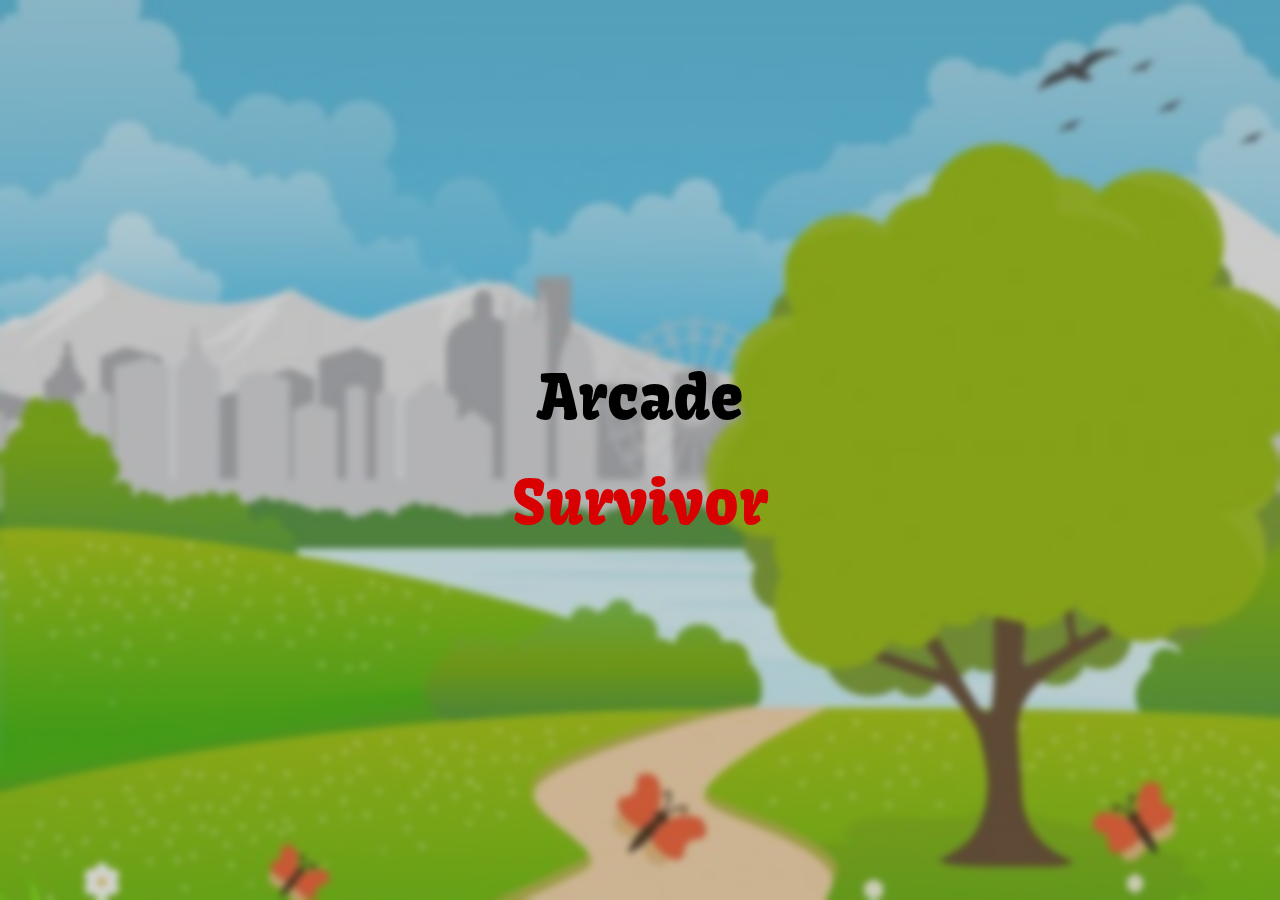
<file: index.html>
<!DOCTYPE html>
<html lang="en">
  <head>
    <meta charset="UTF-8" />
    <meta name="viewport" content="width=device-width, initial-scale=1.0" />
    <title>Balloon Pop Odyssey</title>
    <link
      rel="shortcut icon"
      href="../assets/balloon-icon.png"
      type="image/x-icon"
    />
    <link rel="preconnect" href="https://fonts.googleapis.com" />
    <link rel="preconnect" href="https://fonts.gstatic.com" crossorigin />
    <link
      href="https://fonts.googleapis.com/css2?family=Kavoon&display=swap"
      rel="stylesheet"
    />
    <link rel="stylesheet" href="style.css" />
  </head>
  <body>
    <div class="content__background">
      <div class="games__mode">
        <a href="#" class="arcade">Arcade</a>
        <a href="#" class="survivor">Survivor</a>
      </div>
    </div>
    <script src="../main.js"></script>
    <script src="js/arcade.js"></script>
  </body>
</html>
</file>
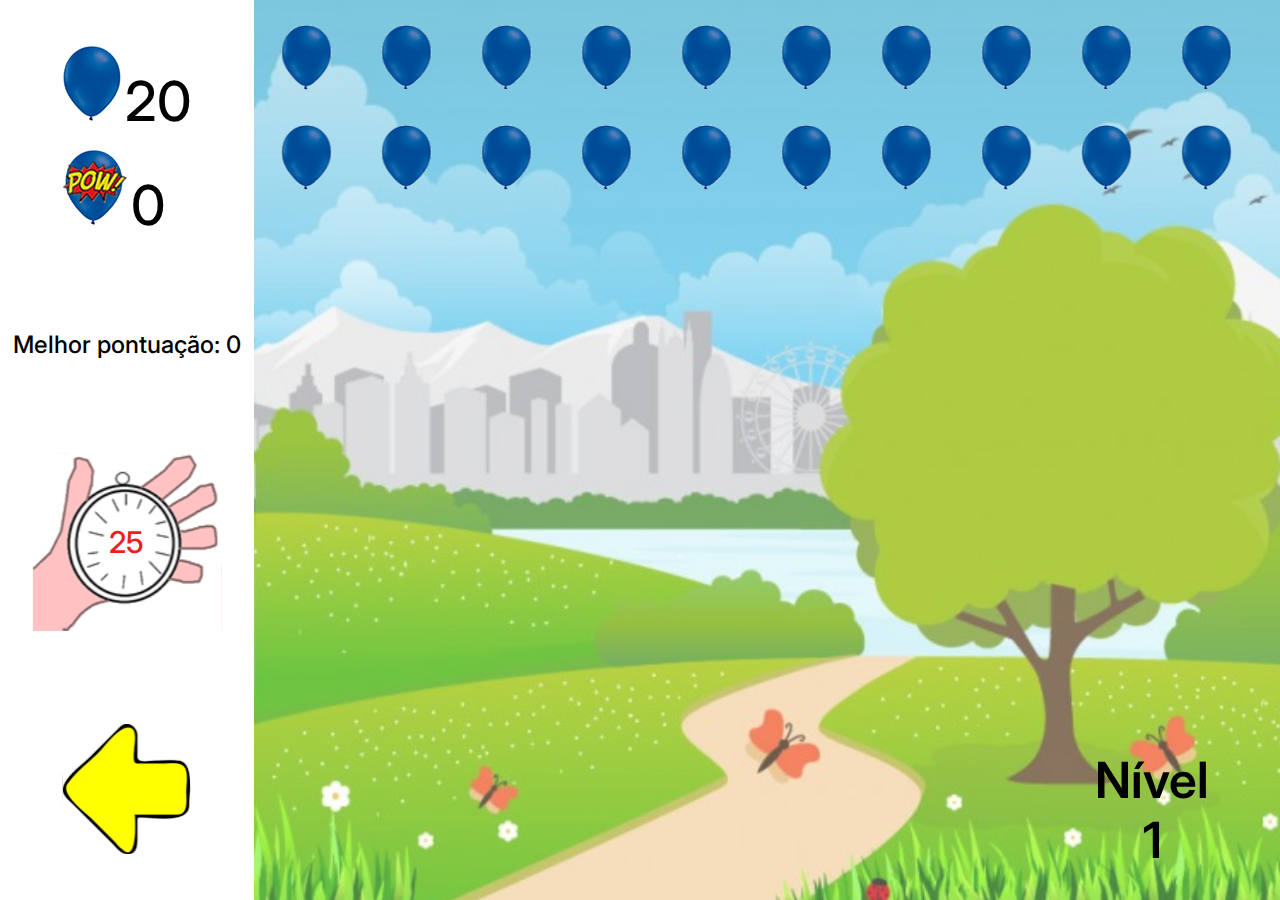
<file: pages/arcade.html>
<!DOCTYPE html>
<html lang="en">
  <head>
    <meta charset="UTF-8" />
    <meta name="viewport" content="width=device-width, initial-scale=1.0" />
    <title>Balloon Pop Odyssey</title>
    <link
      rel="shortcut icon"
      href="../assets/balloon-icon.png"
      type="image/x-icon"
    />
    <link rel="preconnect" href="https://fonts.googleapis.com" />
    <link rel="preconnect" href="https://fonts.gstatic.com" crossorigin />
    <link
      href="https://fonts.googleapis.com/css2?family=Inter:wght@300;400;500;600;700&display=swap"
      rel="stylesheet"
    />
    <link rel="stylesheet" href="../style.css" />
  </head>
  <body>
    <div class="level__up">
      <p class="level__text"></p>
    </div>
    <p class="congratulations"><strong>Parabéns!!! Você ganhou!!!</strong></p>
    <div id="modal__game-over" class="modal">
      <div class="modal__content">
        <h2>Você perdeu!</h2>
        <button>Clique aqui para reiniciar o jogo</button>
      </div>
    </div>
    <main class="content__main">
      <aside class="preview__panel">
        <div class="balloon__points">
          <div class="balloons__remains">
            <img src="../assets/balao_azul_grande.svg" alt="Balão azul" />
            <span class="remains"></span>
          </div>
          <div class="pop__balloons">
            <img
              src="../assets/balao_azul_grande_estourado.svg"
              alt="Balão azul estourado"
            />
            <span class="points"></span>
          </div>
        </div>
        <div class="best__score">
          <p>Melhor pontuação: <span id="score"></span></p>
        </div>
        <div class="timer__container">
          <img
            class="timer__image"
            src="../assets/cronometro.svg"
            alt="Mão segurando um crônometro"
          />
          <span class="timer__number"></span>
        </div>
        <img
          class="return"
          src="../assets/botao_de_voltar.svg"
          alt="Seta de voltar"
        />
      </aside>
      <div class="content__balloons"></div>
    </main>
    <script src="../main.js"></script>
    <script src="../js/arcade.js"></script>
  </body>
</html>
</file>
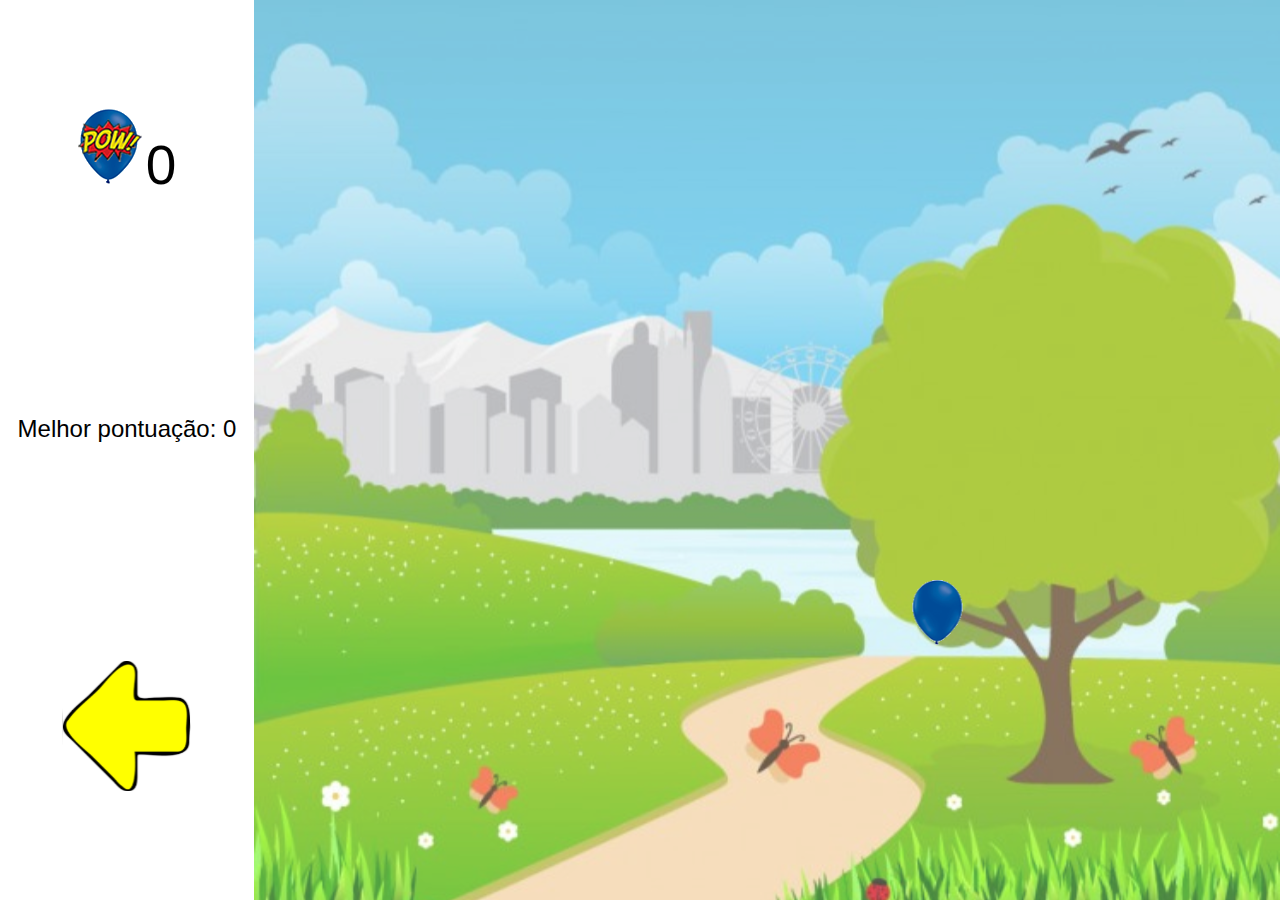
<file: pages/survivor.html>
<!DOCTYPE html>
<html lang="en">
  <head>
    <meta charset="UTF-8" />
    <meta name="viewport" content="width=device-width, initial-scale=1.0" />
    <title>Balloon Pop Odyssey</title>
    <link
      rel="shortcut icon"
      href="../assets/balloon-icon.png"
      type="image/x-icon"
    />
    <link rel="stylesheet" href="../style.css" />
  </head>
  <body>
    <main class="content__main">
      <aside class="preview__panel">
        <div class="balloon__points">
          <div class="pop__balloons">
            <img
              src="../assets/balao_azul_grande_estourado.svg"
              alt="Balão azul estourado"
            />
            <span id="points__survivor" class="points"></span>
          </div>
        </div>
        <div class="best__score">
          <p>Melhor pontuação: <span id="score"></span></p>
        </div>
        <img
          class="return"
          src="../assets/botao_de_voltar.svg"
          alt="Seta de voltar"
        />
      </aside>
      <div id="content__ballons-survivor" class="content__balloons"></div>
    </main>
    <script src="../main.js"></script>
    <script src="../js/survivor.js"></script>
  </body>
</html>
</file>
<file: style.css>
@import "styles/reset.css";
@import "styles/arcade.css";
@import "styles/homepage.css";

:root {
  --font-family-inter: "Inter", sans-serif;
  --font-family-kavoon: "Kavoon", cursive;
}
</file>
